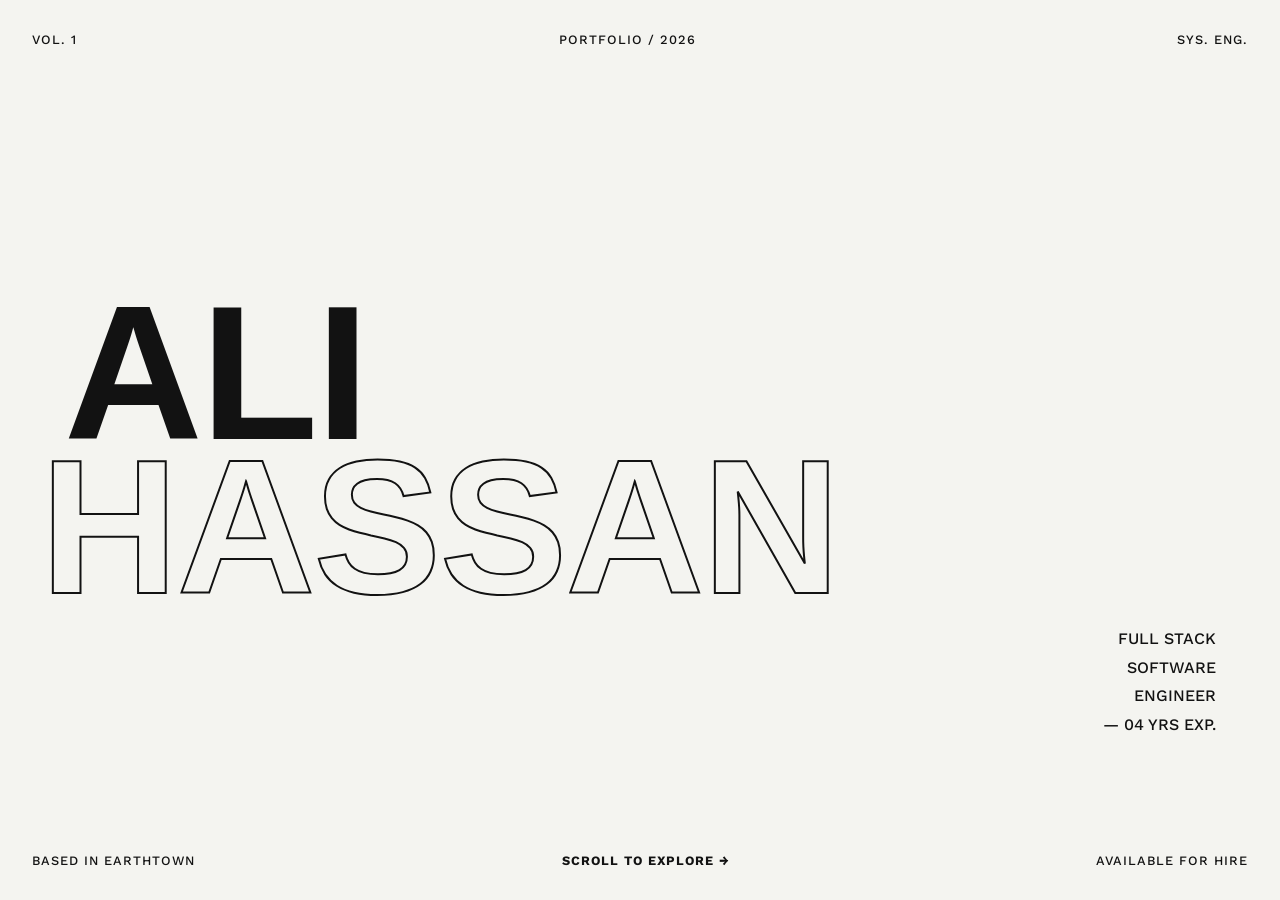
<file: index.html>
<!doctype html>
<html lang="en">

<head>
  <meta charset="UTF-8" />
  <meta name="viewport" content="width=device-width, initial-scale=1.0" />
  <title>ALI - VOLUME 1</title>
  <!-- Helvetica Neue / System UI Alternative -->
  <style>
    @import url("https://fonts.googleapis.com/css2?family=Syncopate:wght@400;700&family=Work+Sans:wght@300;400;500;600&display=swap");
  </style>
  <link rel="stylesheet" href="style.css" />
</head>

<body>
  <!-- Fixed Frame overlay like a magazine cover -->
  <div class="frame">
    <div class="frame-top">
      <span>VOL. 1</span>
      <span>PORTFOLIO / 2026</span>
      <span>SYS. ENG.</span>
    </div>
    <div class="frame-bottom">
      <span>BASED IN EARTHTOWN</span>
      <span class="scroll-prompt">SCROLL TO EXPLORE &rarr;</span>
      <span>AVAILABLE FOR HIRE</span>
    </div>
  </div>

  <!-- Horizontal Scroll Container -->
  <div class="h-scroll-container" id="scroll-container">
    <!-- Section 1: Title -->
    <section class="panel title-panel">
      <h1 class="massive-text">
        ALI<br /><span class="outline">HASSAN</span>
      </h1>
      <div class="meta-data">
        <p>FULL STACK</p>
        <p>SOFTWARE</p>
        <p>ENGINEER</p>
        <p>— 04 YRS EXP.</p>
      </div>
    </section>

    <!-- Section 2: Manifesto / About -->
    <section class="panel about-panel">
      <div class="text-block">
        <h2>THE<br />APPROACH</h2>
      </div>
      <div class="text-block detail">
        <p>
          I ENGINEER SYSTEMS THAT ARE AS ELEGANT UNDER THE HOOD AS THEY ARE ON
          THE SCREEN. I BELIEVE IN CLEAN ARCHITECTURE, PIXEL-PERFECT
          EXECUTION, AND CONSTANT ITERATION.
        </p>
        <br />
        <p class="small-text">
          Languages: TypeScript, Go, SQL, Python, C, Bash, HTML, CSS,
          .<br />
          Frameworks: React, Next.js, Nest.js, Express, Flask, React
          Native.<br />
          Databases: PostgreSQL, MySQL, SQLite, MongoDB.
        </p>
      </div>
    </section>
  </div>

  <!-- Vertical Scroll Sections (after horizontal scroll ends) -->
  <div class="v-scroll-container" id="vertical-sections">
    <!-- Section 3: Project 1 -->
    <section class="v-panel project-panel dark">
      <div class="project-num">01/</div>
      <div class="project-content">
        <h2 class="huge-text">IoT<br />Real-Time<br />Location System</h2>
        <div class="project-details">
          <p><strong>STACK:</strong> React, NESTJS, POSTGRESQL</p>
          <p>
            <strong>SCOPE:</strong> FULLSTACK DEVELOPMENT, IoT, SYSTEM DESIGN
          </p>
          <a href="./iot/index.html" target="_blank" class="view-link">VIEW CASE STUDY</a>
        </div>
      </div>
    </section>

    <!-- Section 4: Project 2 -->
    <section class="v-panel project-panel light">
      <div class="project-num">02/</div>
      <div class="project-content">
        <h2 class="huge-text">Integration<br />Protocol</h2>
        <div class="project-details">
          <p><strong>STACK:</strong> EXPRESS, POSTGRESQL, REDIS</p>
          <p><strong>SCOPE:</strong> BACKEND ARCHITECTURE, SYSTEM DESIGN</p>
          <a href="./micro-systems/index.html" target="_blank" class="view-link">VIEW SOURCE</a>
        </div>
      </div>
    </section>
    <div class="bottom-scroll" id="bottom-scroll">
      <!-- Section 5: Project 3 -->
      <section class="v-panel project-panel dark">
        <div class="project-num">03/</div>
        <div class="project-content">
          <h2 class="huge-text">OTHER<br />PROJECTS</h2>
          <div class="project-details">
            <p><strong>STACK:</strong> REACT, TAILWINDCSS, NESTJS, POSTGRESQL,...</p>
            <p><strong>SCOPE:</strong> FULLSTACK, SAAS, SYSTEM DESIGN</p>
            <div style="display: flex; gap: 1rem; flex-wrap: wrap; margin-top: 0.5rem;">
              <a href="https://erp-one-lilac.vercel.app/" target="_blank" class="view-link" style="margin-top: 0;">ERP
                PROJECT</a>
              <a href="https://pos-cyan-six.vercel.app/" target="_blank" class="view-link" style="margin-top: 0;">POS
                PROJECT</a>
              <a href="https://markdown-generator-six.vercel.app/" target="_blank" class="view-link"
                style="margin-top: 0;">MARKDOWN
                GENERATOR</a>
            </div>
          </div>
        </div>
      </section>
      <!-- Section 6: Contact -->
      <section class="panel contact-panel dark">
        <h2 class="massive-text">CONNECT!</h2>
        <div class="contact-links">
          <a href="mailto:ali012wkout@gmail.com" class="c-link">EMAIL</a>
          <a href="https://github.com/A1iHassan" class="c-link" target="_blank" rel="noopener noreferrer">GITHUB</a>
          <a href="https://www.linkedin.com/in/ali-haj-ali-165110212/" class="c-link" target="_blank"
            rel="noopener noreferrer">LINKEDIN</a>
        </div>
      </section>
    </div>
  </div>

  <!-- Progress Bar -->
  <div class="progress-bar" id="progress-bar"></div>

  <script src="script.js"></script>
</body>

</html>
</file>
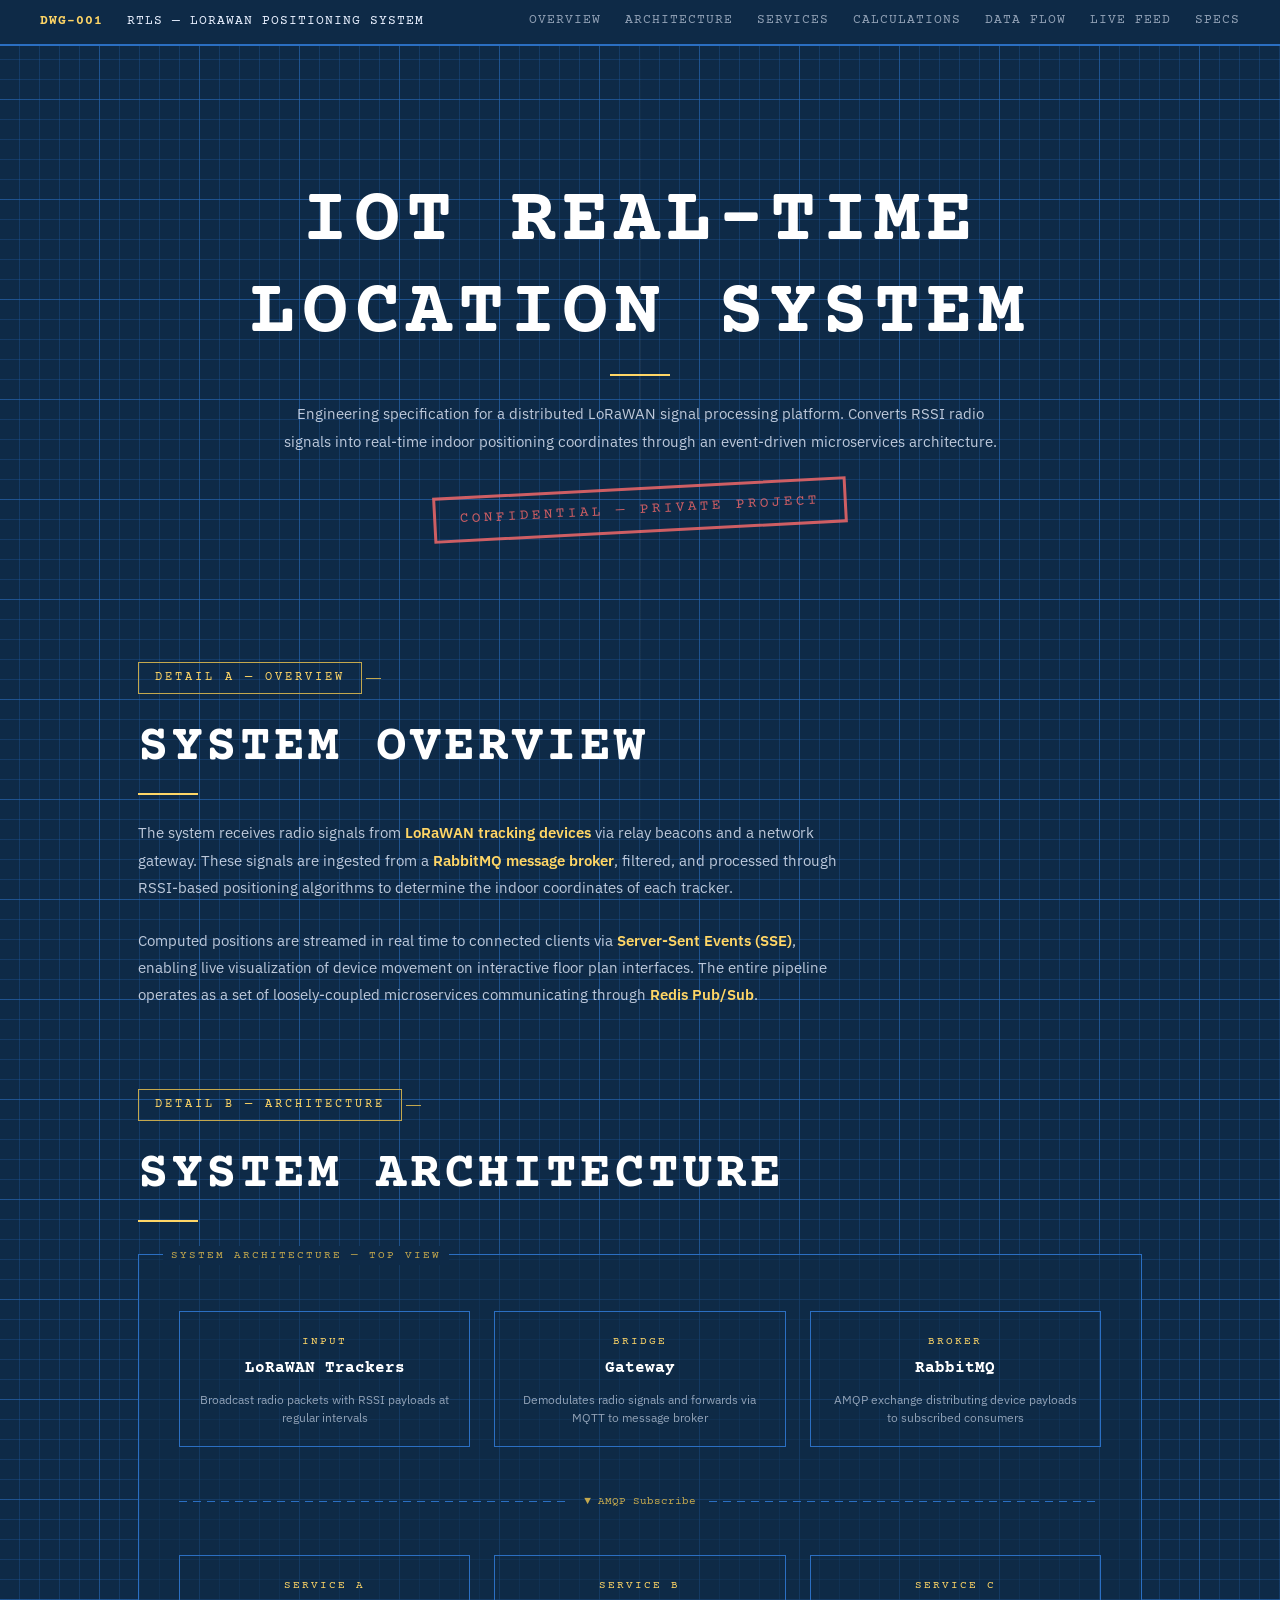
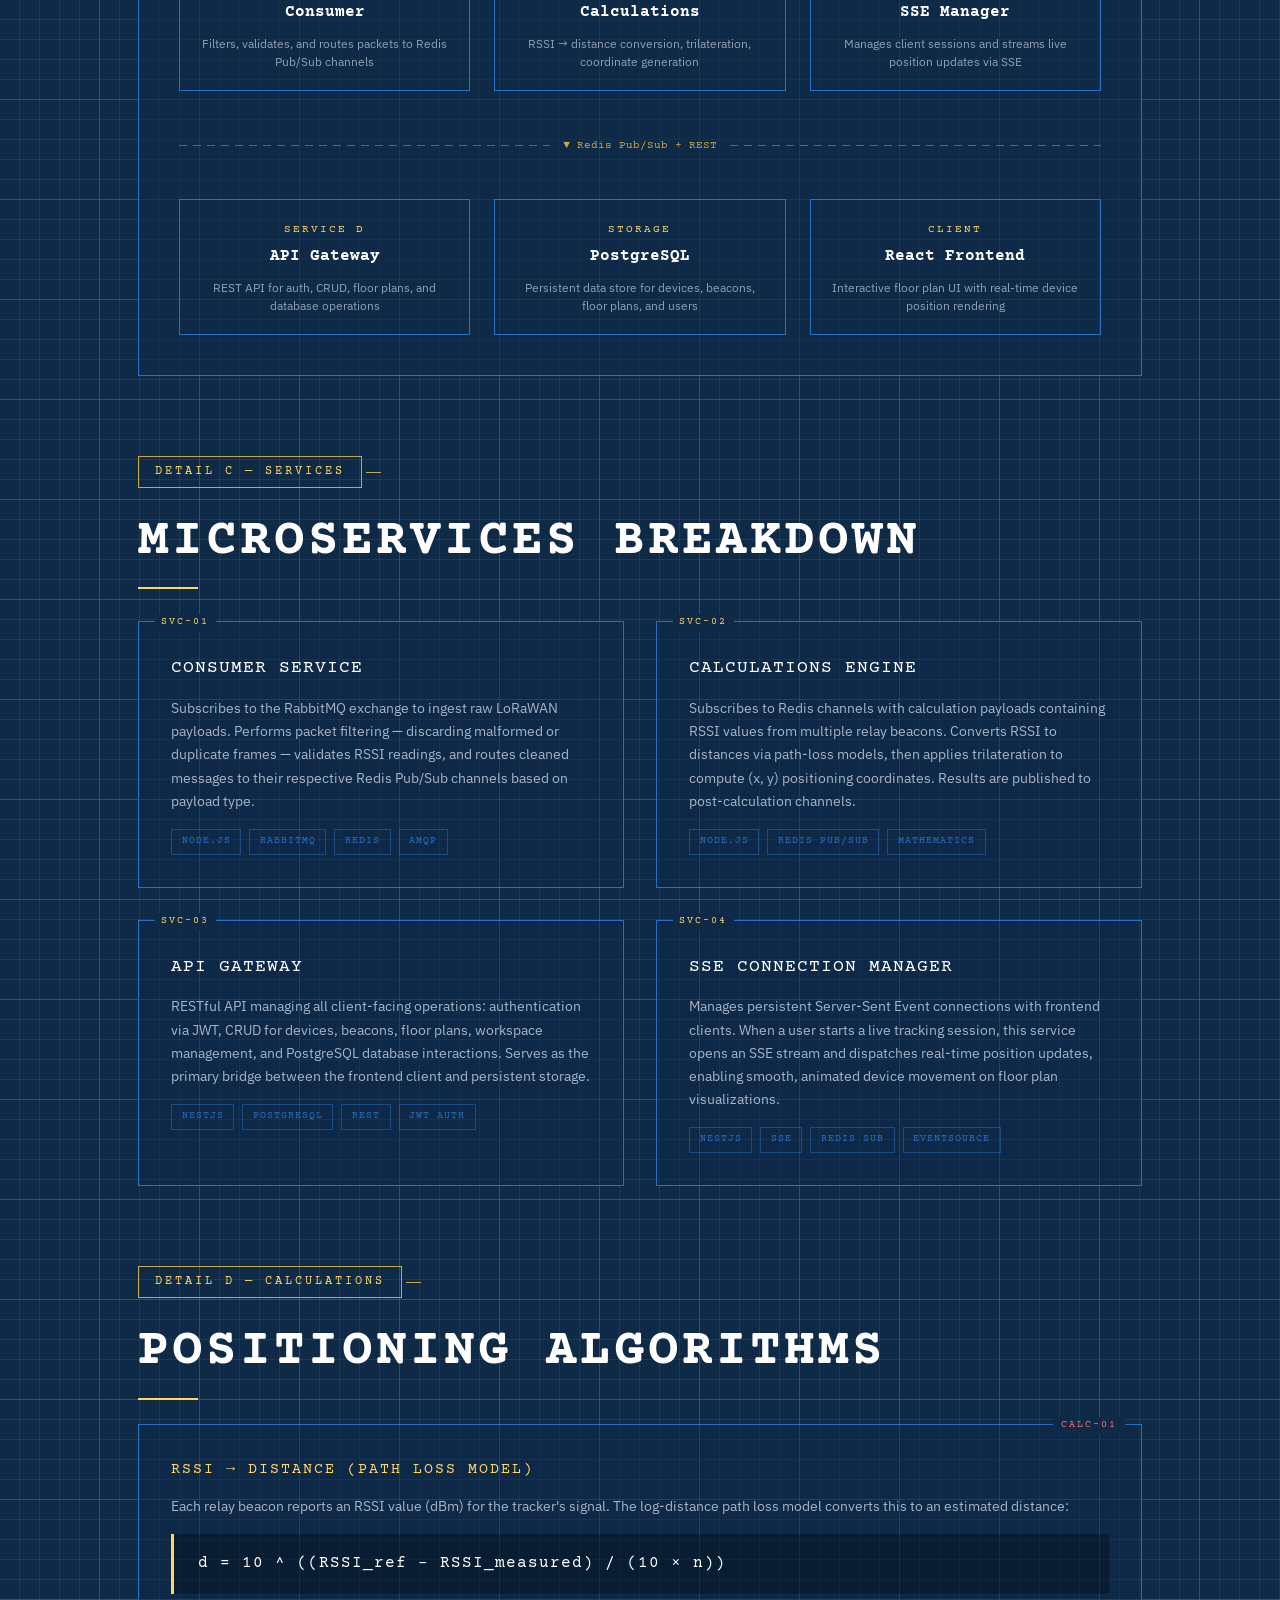
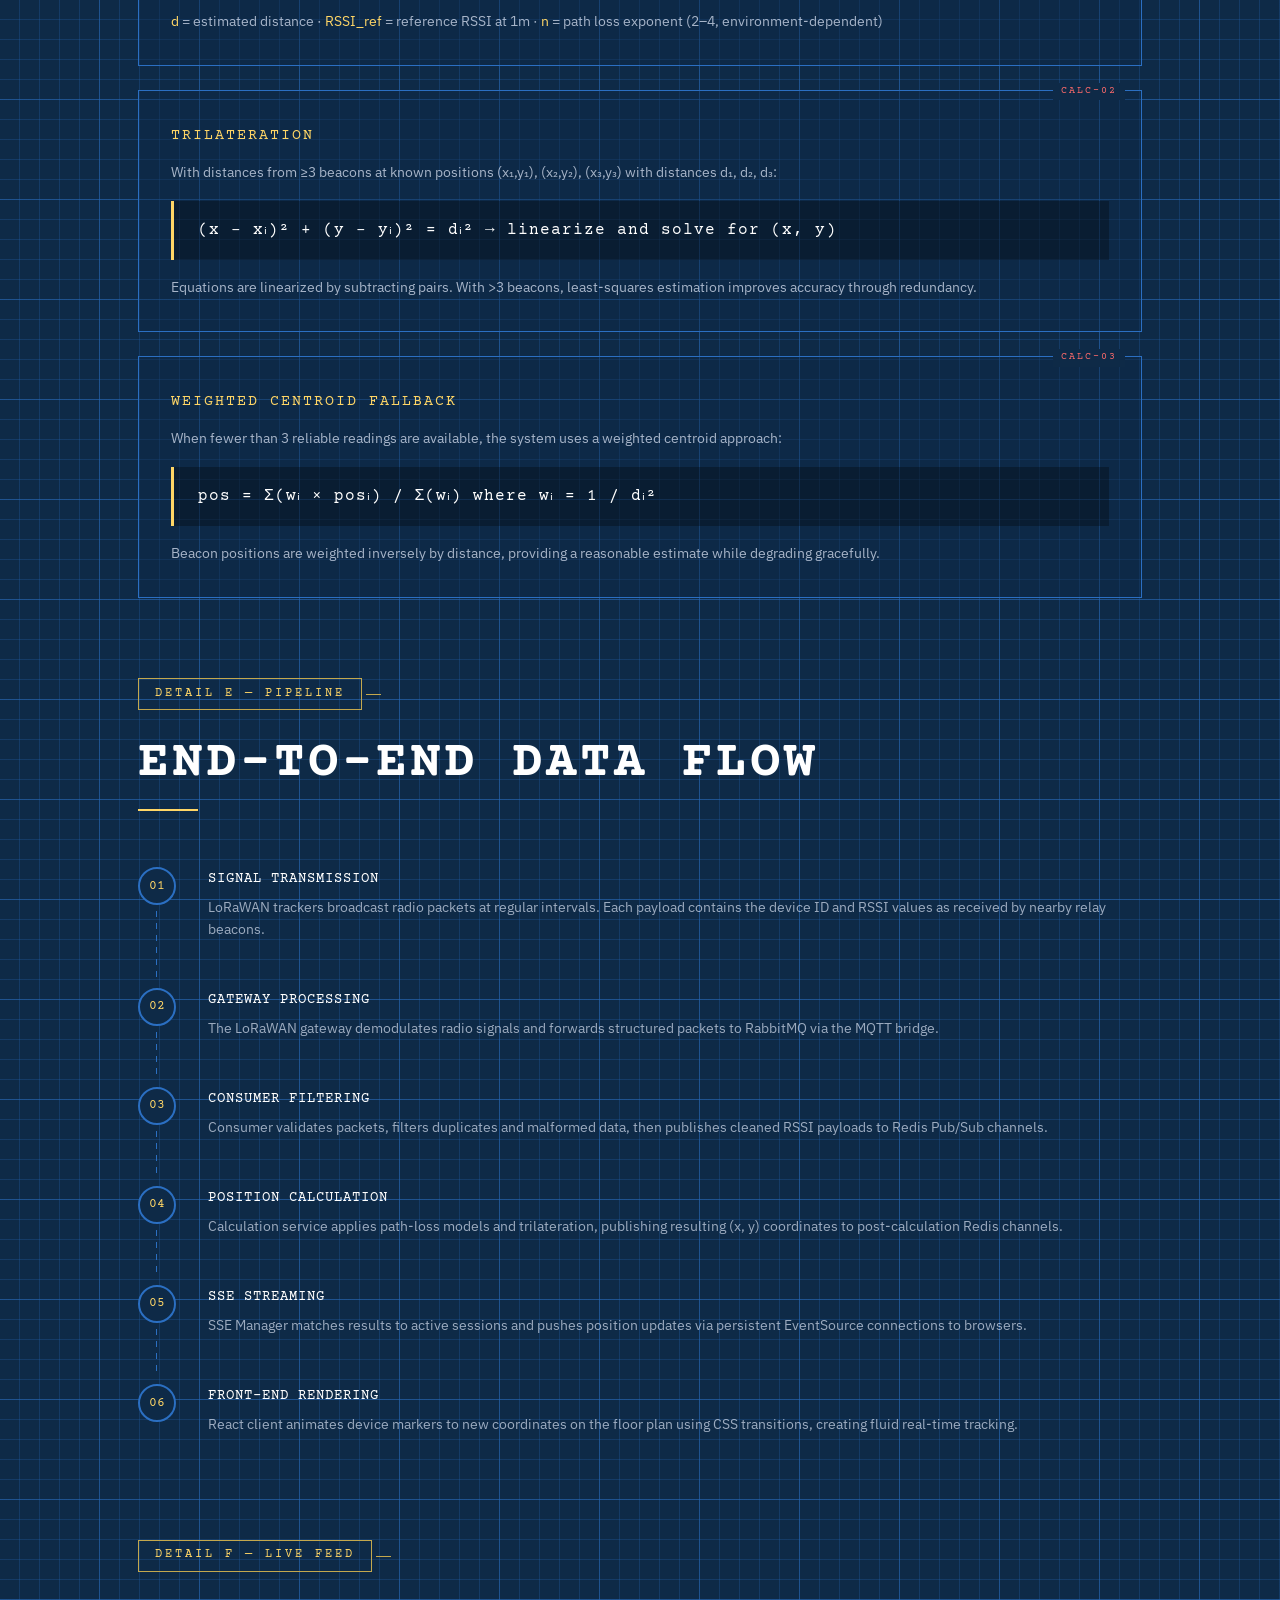
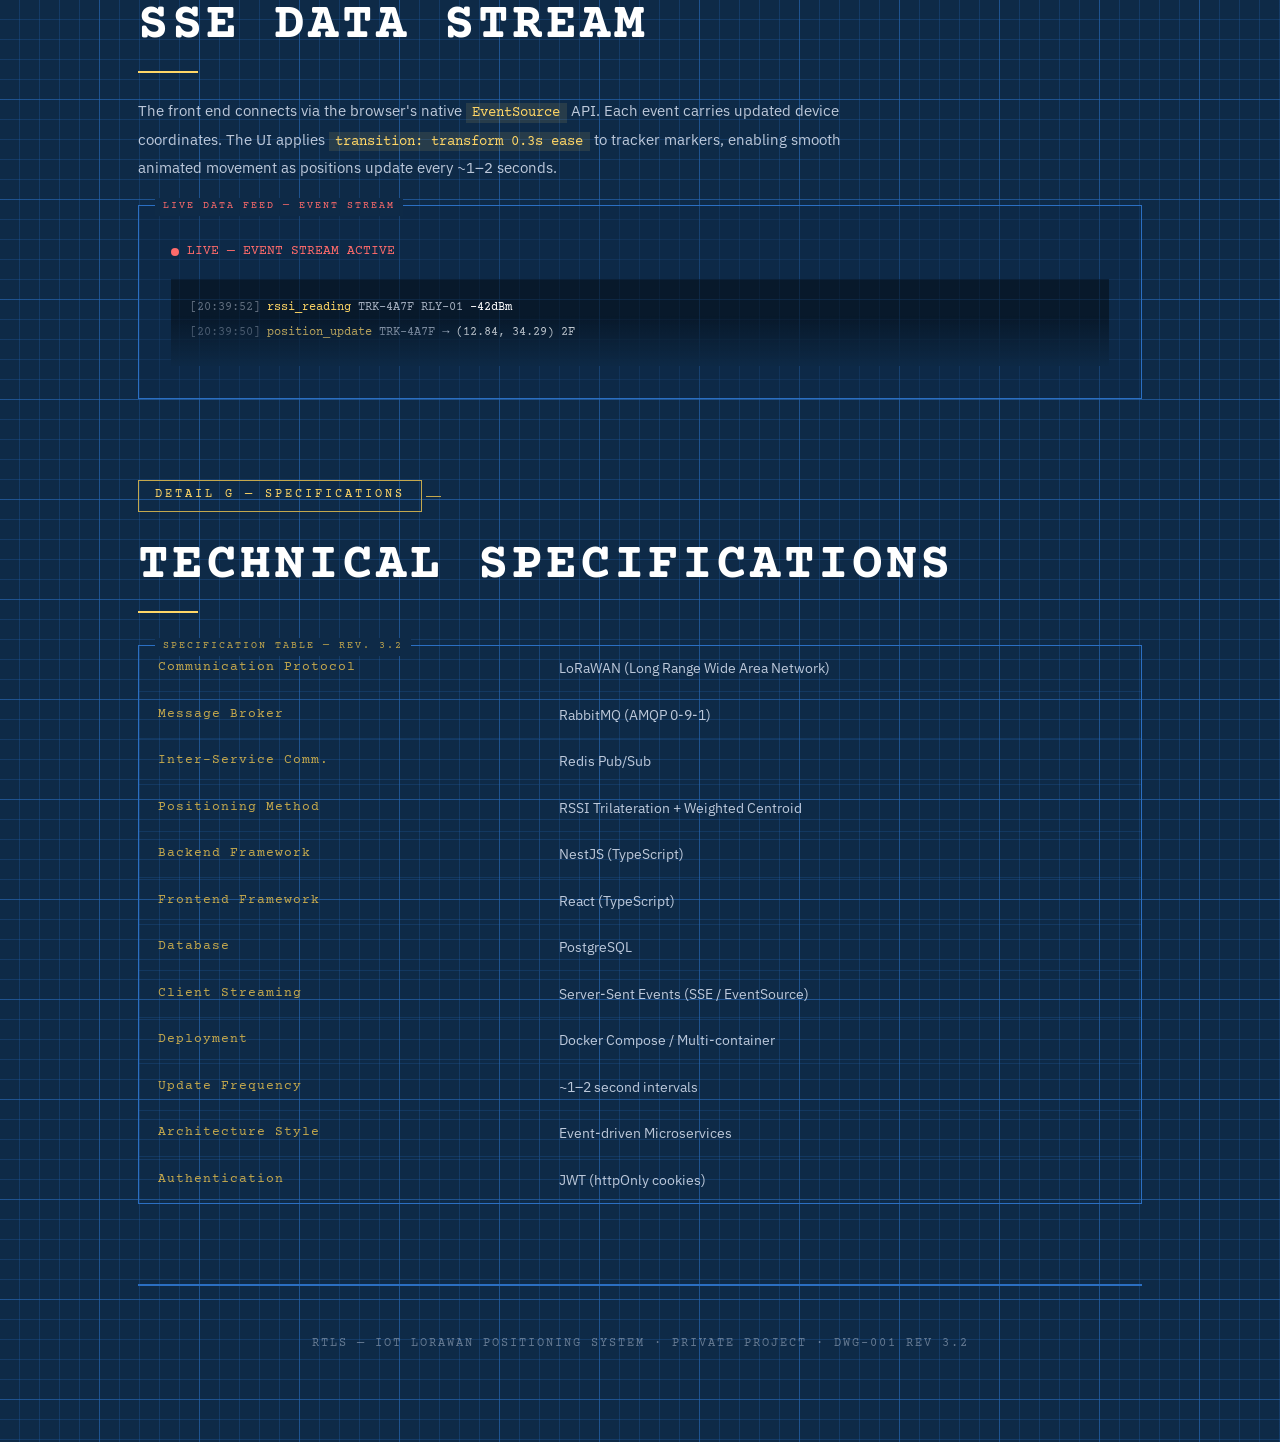
<file: iot/index.html>
<!doctype html>
<html lang="en">
  <head>
    <meta charset="UTF-8" />
    <meta name="viewport" content="width=device-width, initial-scale=1.0" />
    <title>RTLS Blueprint — IoT LoRaWAN Positioning System</title>
    <meta
      name="description"
      content="Engineering blueprint specification for IoT LoRaWAN Real-Time Positioning System"
    />
    <link rel="stylesheet" href="design2.css" />
  </head>
  <body>
    <!-- Blueprint Header Bar -->
    <header class="blueprint-header">
      <div class="title-block">
        <span class="doc-id">DWG-001</span>
        <span class="doc-title">RTLS — LoRaWAN Positioning System</span>
      </div>
      <nav class="nav-links">
        <a href="#overview">Overview</a>
        <a href="#architecture">Architecture</a>
        <a href="#services">Services</a>
        <a href="#calculations">Calculations</a>
        <a href="#dataflow">Data Flow</a>
        <a href="#live">Live Feed</a>
        <a href="#specs">Specs</a>
      </nav>
    </header>

    <main class="blueprint-main">
      <!-- ======== HERO ======== -->
      <section class="bp-section visible hero-section" id="hero">
        <h1 class="bp-title">IoT Real-Time<br />Location System</h1>
        <p class="bp-text">
          Engineering specification for a distributed LoRaWAN signal processing
          platform. Converts RSSI radio signals into real-time indoor
          positioning coordinates through an event-driven microservices
          architecture.
        </p>
        <div class="hero-stamp">CONFIDENTIAL — PRIVATE PROJECT</div>
      </section>

      <!-- ======== OVERVIEW ======== -->
      <section class="bp-section" id="overview">
        <div class="detail-label">Detail A — Overview</div>
        <h2 class="bp-title">System Overview</h2>
        <p class="bp-text">
          The system receives radio signals from
          <strong>LoRaWAN tracking devices</strong> via relay beacons and a
          network gateway. These signals are ingested from a
          <strong>RabbitMQ message broker</strong>, filtered, and processed
          through RSSI-based positioning algorithms to determine the indoor
          coordinates of each tracker.
        </p>
        <br />
        <p class="bp-text">
          Computed positions are streamed in real time to connected clients via
          <strong>Server-Sent Events (SSE)</strong>, enabling live visualization
          of device movement on interactive floor plan interfaces. The entire
          pipeline operates as a set of loosely-coupled microservices
          communicating through <strong>Redis Pub/Sub</strong>.
        </p>
      </section>

      <!-- ======== ARCHITECTURE ======== -->
      <section class="bp-section" id="architecture">
        <div class="detail-label">Detail B — Architecture</div>
        <h2 class="bp-title">System Architecture</h2>

        <div class="arch-diagram-container">
          <div class="arch-nodes">
            <!-- Row 1: Input -->
            <div class="arch-node">
              <div class="node-label">Input</div>
              <div class="node-name">LoRaWAN Trackers</div>
              <div class="node-desc">
                Broadcast radio packets with RSSI payloads at regular intervals
              </div>
            </div>
            <div class="arch-node">
              <div class="node-label">Bridge</div>
              <div class="node-name">Gateway</div>
              <div class="node-desc">
                Demodulates radio signals and forwards via MQTT to message
                broker
              </div>
            </div>
            <div class="arch-node">
              <div class="node-label">Broker</div>
              <div class="node-name">RabbitMQ</div>
              <div class="node-desc">
                AMQP exchange distributing device payloads to subscribed
                consumers
              </div>
            </div>

            <!-- Connector -->
            <div class="arch-connector">
              <span class="line"></span>
              <span>▼ AMQP Subscribe</span>
              <span class="line"></span>
            </div>

            <!-- Row 2: Processing -->
            <div class="arch-node">
              <div class="node-label">Service A</div>
              <div class="node-name">Consumer</div>
              <div class="node-desc">
                Filters, validates, and routes packets to Redis Pub/Sub channels
              </div>
            </div>
            <div class="arch-node">
              <div class="node-label">Service B</div>
              <div class="node-name">Calculations</div>
              <div class="node-desc">
                RSSI → distance conversion, trilateration, coordinate generation
              </div>
            </div>
            <div class="arch-node">
              <div class="node-label">Service C</div>
              <div class="node-name">SSE Manager</div>
              <div class="node-desc">
                Manages client sessions and streams live position updates via
                SSE
              </div>
            </div>

            <!-- Connector -->
            <div class="arch-connector">
              <span class="line"></span>
              <span>▼ Redis Pub/Sub + REST</span>
              <span class="line"></span>
            </div>

            <!-- Row 3: Output -->
            <div class="arch-node">
              <div class="node-label">Service D</div>
              <div class="node-name">API Gateway</div>
              <div class="node-desc">
                REST API for auth, CRUD, floor plans, and database operations
              </div>
            </div>
            <div class="arch-node">
              <div class="node-label">Storage</div>
              <div class="node-name">PostgreSQL</div>
              <div class="node-desc">
                Persistent data store for devices, beacons, floor plans, and
                users
              </div>
            </div>
            <div class="arch-node">
              <div class="node-label">Client</div>
              <div class="node-name">React Frontend</div>
              <div class="node-desc">
                Interactive floor plan UI with real-time device position
                rendering
              </div>
            </div>
          </div>
        </div>
      </section>

      <!-- ======== SERVICES ======== -->
      <section class="bp-section" id="services">
        <div class="detail-label">Detail C — Services</div>
        <h2 class="bp-title">Microservices Breakdown</h2>

        <div class="service-details">
          <div class="service-detail-card">
            <span class="card-ref">SVC-01</span>
            <div class="card-title">Consumer Service</div>
            <p class="card-text">
              Subscribes to the RabbitMQ exchange to ingest raw LoRaWAN
              payloads. Performs packet filtering — discarding malformed or
              duplicate frames — validates RSSI readings, and routes cleaned
              messages to their respective Redis Pub/Sub channels based on
              payload type.
            </p>
            <div class="card-specs">
              <span class="card-spec-tag">Node.js</span>
              <span class="card-spec-tag">RabbitMQ</span>
              <span class="card-spec-tag">Redis</span>
              <span class="card-spec-tag">AMQP</span>
            </div>
          </div>

          <div class="service-detail-card">
            <span class="card-ref">SVC-02</span>
            <div class="card-title">Calculations Engine</div>
            <p class="card-text">
              Subscribes to Redis channels with calculation payloads containing
              RSSI values from multiple relay beacons. Converts RSSI to
              distances via path-loss models, then applies trilateration to
              compute (x, y) positioning coordinates. Results are published to
              post-calculation channels.
            </p>
            <div class="card-specs">
              <span class="card-spec-tag">Node.js</span>
              <span class="card-spec-tag">Redis Pub/Sub</span>
              <span class="card-spec-tag">Mathematics</span>
            </div>
          </div>

          <div class="service-detail-card">
            <span class="card-ref">SVC-03</span>
            <div class="card-title">API Gateway</div>
            <p class="card-text">
              RESTful API managing all client-facing operations: authentication
              via JWT, CRUD for devices, beacons, floor plans, workspace
              management, and PostgreSQL database interactions. Serves as the
              primary bridge between the frontend client and persistent storage.
            </p>
            <div class="card-specs">
              <span class="card-spec-tag">NestJS</span>
              <span class="card-spec-tag">PostgreSQL</span>
              <span class="card-spec-tag">REST</span>
              <span class="card-spec-tag">JWT Auth</span>
            </div>
          </div>

          <div class="service-detail-card">
            <span class="card-ref">SVC-04</span>
            <div class="card-title">SSE Connection Manager</div>
            <p class="card-text">
              Manages persistent Server-Sent Event connections with frontend
              clients. When a user starts a live tracking session, this service
              opens an SSE stream and dispatches real-time position updates,
              enabling smooth, animated device movement on floor plan
              visualizations.
            </p>
            <div class="card-specs">
              <span class="card-spec-tag">NestJS</span>
              <span class="card-spec-tag">SSE</span>
              <span class="card-spec-tag">Redis Sub</span>
              <span class="card-spec-tag">EventSource</span>
            </div>
          </div>
        </div>
      </section>

      <!-- ======== CALCULATIONS ======== -->
      <section class="bp-section" id="calculations">
        <div class="detail-label">Detail D — Calculations</div>
        <h2 class="bp-title">Positioning Algorithms</h2>

        <div class="calc-card" data-ref="CALC-01">
          <div class="calc-title">RSSI → Distance (Path Loss Model)</div>
          <p class="calc-text">
            Each relay beacon reports an RSSI value (dBm) for the tracker's
            signal. The log-distance path loss model converts this to an
            estimated distance:
          </p>
          <div class="formula-box">
            d = 10 ^ ((RSSI_ref − RSSI_measured) / (10 × n))
          </div>
          <p class="calc-text">
            <em>d</em> = estimated distance · <em>RSSI_ref</em> = reference RSSI
            at 1m · <em>n</em> = path loss exponent (2–4, environment-dependent)
          </p>
        </div>

        <div class="calc-card" data-ref="CALC-02">
          <div class="calc-title">Trilateration</div>
          <p class="calc-text">
            With distances from ≥3 beacons at known positions (x₁,y₁), (x₂,y₂),
            (x₃,y₃) with distances d₁, d₂, d₃:
          </p>
          <div class="formula-box">
            (x − xᵢ)² + (y − yᵢ)² = dᵢ² → linearize and solve for (x, y)
          </div>
          <p class="calc-text">
            Equations are linearized by subtracting pairs. With >3 beacons,
            least-squares estimation improves accuracy through redundancy.
          </p>
        </div>

        <div class="calc-card" data-ref="CALC-03">
          <div class="calc-title">Weighted Centroid Fallback</div>
          <p class="calc-text">
            When fewer than 3 reliable readings are available, the system uses a
            weighted centroid approach:
          </p>
          <div class="formula-box">
            pos = Σ(wᵢ × posᵢ) / Σ(wᵢ) where wᵢ = 1 / dᵢ²
          </div>
          <p class="calc-text">
            Beacon positions are weighted inversely by distance, providing a
            reasonable estimate while degrading gracefully.
          </p>
        </div>
      </section>

      <!-- ======== DATA FLOW ======== -->
      <section class="bp-section" id="dataflow">
        <div class="detail-label">Detail E — Pipeline</div>
        <h2 class="bp-title">End-to-End Data Flow</h2>

        <div class="pipeline">
          <div class="pipeline-step">
            <div class="pipeline-num">01</div>
            <div class="pipeline-content">
              <div class="step-title">Signal Transmission</div>
              <div class="step-desc">
                LoRaWAN trackers broadcast radio packets at regular intervals.
                Each payload contains the device ID and RSSI values as received
                by nearby relay beacons.
              </div>
            </div>
          </div>
          <div class="pipeline-step">
            <div class="pipeline-num">02</div>
            <div class="pipeline-content">
              <div class="step-title">Gateway Processing</div>
              <div class="step-desc">
                The LoRaWAN gateway demodulates radio signals and forwards
                structured packets to RabbitMQ via the MQTT bridge.
              </div>
            </div>
          </div>
          <div class="pipeline-step">
            <div class="pipeline-num">03</div>
            <div class="pipeline-content">
              <div class="step-title">Consumer Filtering</div>
              <div class="step-desc">
                Consumer validates packets, filters duplicates and malformed
                data, then publishes cleaned RSSI payloads to Redis Pub/Sub
                channels.
              </div>
            </div>
          </div>
          <div class="pipeline-step">
            <div class="pipeline-num">04</div>
            <div class="pipeline-content">
              <div class="step-title">Position Calculation</div>
              <div class="step-desc">
                Calculation service applies path-loss models and trilateration,
                publishing resulting (x, y) coordinates to post-calculation
                Redis channels.
              </div>
            </div>
          </div>
          <div class="pipeline-step">
            <div class="pipeline-num">05</div>
            <div class="pipeline-content">
              <div class="step-title">SSE Streaming</div>
              <div class="step-desc">
                SSE Manager matches results to active sessions and pushes
                position updates via persistent EventSource connections to
                browsers.
              </div>
            </div>
          </div>
          <div class="pipeline-step">
            <div class="pipeline-num">06</div>
            <div class="pipeline-content">
              <div class="step-title">Front-End Rendering</div>
              <div class="step-desc">
                React client animates device markers to new coordinates on the
                floor plan using CSS transitions, creating fluid real-time
                tracking.
              </div>
            </div>
          </div>
        </div>
      </section>

      <!-- ======== LIVE FEED ======== -->
      <section class="bp-section" id="live">
        <div class="detail-label">Detail F — Live Feed</div>
        <h2 class="bp-title">SSE Data Stream</h2>
        <p class="bp-text" style="margin-bottom: 1.5rem">
          The front end connects via the browser's native
          <code>EventSource</code> API. Each event carries updated device
          coordinates. The UI applies
          <code>transition: transform 0.3s ease</code> to tracker markers,
          enabling smooth animated movement as positions update every ~1–2
          seconds.
        </p>

        <div class="sse-visualization">
          <div class="sse-live-badge">
            <span class="dot"></span>
            LIVE — EVENT STREAM ACTIVE
          </div>
          <div class="sse-log" id="sse-log">
            <!-- JS populates -->
          </div>
        </div>
      </section>

      <!-- ======== SPECS ======== -->
      <section class="bp-section" id="specs">
        <div class="detail-label">Detail G — Specifications</div>
        <h2 class="bp-title">Technical Specifications</h2>

        <div class="specs-grid">
          <div class="specs-row">
            <div class="specs-key">Communication Protocol</div>
            <div class="specs-val">LoRaWAN (Long Range Wide Area Network)</div>
          </div>
          <div class="specs-row">
            <div class="specs-key">Message Broker</div>
            <div class="specs-val">RabbitMQ (AMQP 0-9-1)</div>
          </div>
          <div class="specs-row">
            <div class="specs-key">Inter-Service Comm.</div>
            <div class="specs-val">Redis Pub/Sub</div>
          </div>
          <div class="specs-row">
            <div class="specs-key">Positioning Method</div>
            <div class="specs-val">RSSI Trilateration + Weighted Centroid</div>
          </div>
          <div class="specs-row">
            <div class="specs-key">Backend Framework</div>
            <div class="specs-val">NestJS (TypeScript)</div>
          </div>
          <div class="specs-row">
            <div class="specs-key">Frontend Framework</div>
            <div class="specs-val">React (TypeScript)</div>
          </div>
          <div class="specs-row">
            <div class="specs-key">Database</div>
            <div class="specs-val">PostgreSQL</div>
          </div>
          <div class="specs-row">
            <div class="specs-key">Client Streaming</div>
            <div class="specs-val">Server-Sent Events (SSE / EventSource)</div>
          </div>
          <div class="specs-row">
            <div class="specs-key">Deployment</div>
            <div class="specs-val">Docker Compose / Multi-container</div>
          </div>
          <div class="specs-row">
            <div class="specs-key">Update Frequency</div>
            <div class="specs-val">~1–2 second intervals</div>
          </div>
          <div class="specs-row">
            <div class="specs-key">Architecture Style</div>
            <div class="specs-val">Event-driven Microservices</div>
          </div>
          <div class="specs-row">
            <div class="specs-key">Authentication</div>
            <div class="specs-val">JWT (httpOnly cookies)</div>
          </div>
        </div>
      </section>

      <footer class="blueprint-footer">
        RTLS — IoT LoRaWAN Positioning System · Private Project · DWG-001 REV
        3.2
      </footer>
    </main>

    <script src="design2.js"></script>
  </body>
</html>
</file>
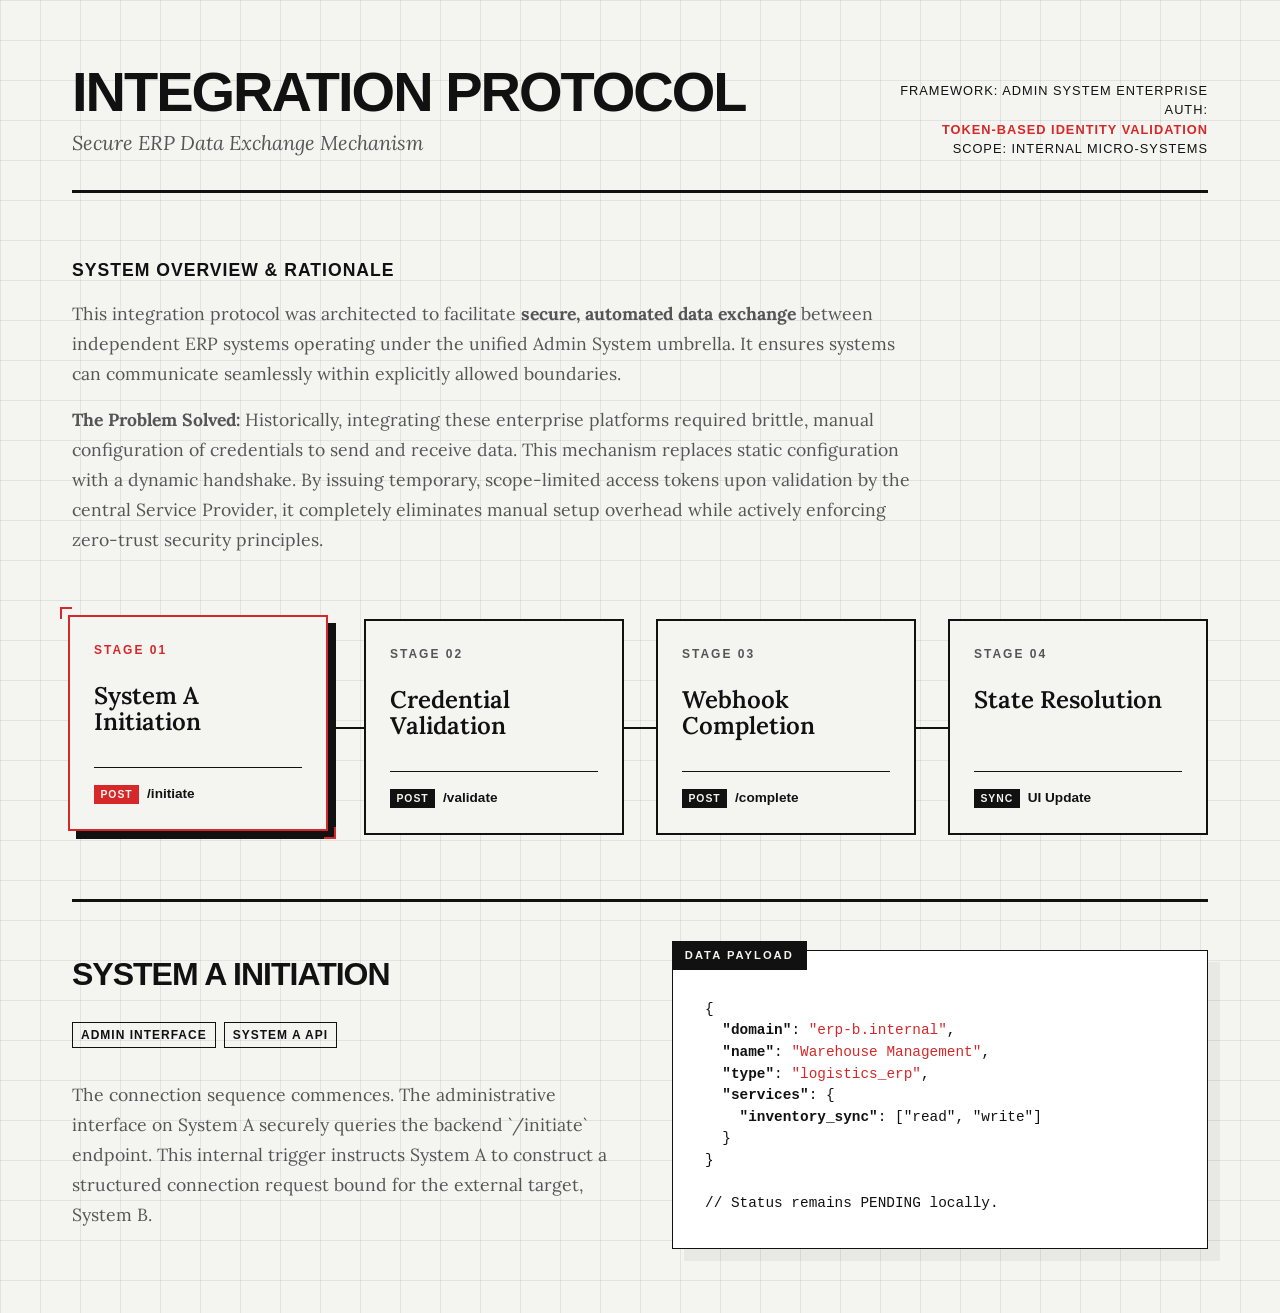
<file: micro-systems/index.html>
<!doctype html>
<html lang="en">
  <head>
    <meta charset="UTF-8" />
    <meta name="viewport" content="width=device-width, initial-scale=1.0" />
    <title>Enterprise Integration Architecture</title>
    <meta
      name="description"
      content="Swiss Minimalist flowchart of the ERP Connection Mechanism"
    />
    <link rel="stylesheet" href="design3.css" />
  </head>
  <body>
    <main class="container">
      <!-- Header -->
      <header class="swiss-header">
        <div class="title-block">
          <h1>Integration Protocol</h1>
          <div class="subtitle">Secure ERP Data Exchange Mechanism</div>
        </div>
        <div class="meta-info">
          <span>Framework: Admin System Enterprise</span>
          <span
            >Auth:
            <span class="red">Token-Based Identity Validation</span></span
          >
          <span>Scope: Internal Micro-Systems</span>
        </div>
      </header>

      <!-- Introduction Panel -->
      <section
        class="intro-block"
        style="margin-bottom: 4rem; max-width: 850px"
      >
        <h3
          style="
            font-size: 1.1rem;
            font-weight: 700;
            margin-bottom: 1rem;
            text-transform: uppercase;
            letter-spacing: 1px;
          "
        >
          System Overview & Rationale
        </h3>
        <p
          style="
            font-family: var(--font-serif);
            font-size: 1.1rem;
            color: var(--ink-light);
            line-height: 1.7;
            margin-bottom: 1rem;
          "
        >
          This integration protocol was architected to facilitate
          <strong>secure, automated data exchange</strong> between independent
          ERP systems operating under the unified Admin System umbrella. It
          ensures systems can communicate seamlessly within explicitly allowed
          boundaries.
        </p>
        <p
          style="
            font-family: var(--font-serif);
            font-size: 1.1rem;
            color: var(--ink-light);
            line-height: 1.7;
          "
        >
          <strong>The Problem Solved:</strong> Historically, integrating these
          enterprise platforms required brittle, manual configuration of
          credentials to send and receive data. This mechanism replaces static
          configuration with a dynamic handshake. By issuing temporary,
          scope-limited access tokens upon validation by the central Service
          Provider, it completely eliminates manual setup overhead while
          actively enforcing zero-trust security principles.
        </p>
      </section>

      <!-- Flowchart Visual -->
      <section class="flowchart-wrapper">
        <div class="flow-line"></div>

        <div class="flow-nodes">
          <!-- Node 1 -->
          <div class="flow-node active" data-step="1">
            <div class="node-step">Stage 01</div>
            <h2 class="node-title">System A Initiation</h2>
            <div class="node-endpoint">
              <span class="method">POST</span> /initiate
            </div>
          </div>

          <!-- Node 2 -->
          <div class="flow-node" data-step="2">
            <div class="node-step">Stage 02</div>
            <h2 class="node-title">Credential Validation</h2>
            <div class="node-endpoint">
              <span class="method">POST</span> /validate
            </div>
          </div>

          <!-- Node 3 -->
          <div class="flow-node" data-step="3">
            <div class="node-step">Stage 03</div>
            <h2 class="node-title">Webhook Completion</h2>
            <div class="node-endpoint">
              <span class="method">POST</span> /complete
            </div>
          </div>

          <!-- Node 4 -->
          <div class="flow-node" data-step="4">
            <div class="node-step">Stage 04</div>
            <h2 class="node-title">State Resolution</h2>
            <div class="node-endpoint">
              <span class="method">SYNC</span> UI Update
            </div>
          </div>
        </div>
      </section>

      <!-- Detail Panel -->
      <section class="detail-panel">
        <div class="detail-text">
          <h2 id="details-title">System A Initiation</h2>
          <div id="details-participants" style="margin-bottom: 1.5rem">
            <span class="participant">Admin Interface</span>
            <span class="participant">System A API</span>
          </div>
          <p id="details-desc">
            The connection sequence commences. The administrative interface on
            System A securely queries the backend `/initiate` endpoint. This
            internal trigger instructs System A to construct a structured
            connection request bound for the external target, System B.
          </p>
        </div>

        <div class="detail-payload">
          <div class="payload-label">Data Payload</div>
          <div class="payload-content" id="payload-box">
            <!-- Injected via JS -->
          </div>
        </div>
      </section>
    </main>

    <script src="design3.js"></script>
  </body>
</html>
</file>
<file: style.css>
/* =========================================
   Design 5: Swiss Editorial
   Theme: High Fashion, Minimalist, Horizontal
========================================= */

:root {
  --bg-light: #f4f4f0;
  --text-dark: #121212;
  --bg-dark: #121212;
  --text-light: #f4f4f0;

  --font-display: "Syncopate", sans-serif;
  --font-body: "Work Sans", sans-serif;
}

* {
  margin: 0;
  padding: 0;
  box-sizing: border-box;
}

/* Base Body */
body,
html {
  width: 100vw;
  background-color: var(--bg-light);
  color: var(--text-dark);
  font-family: var(--font-body);
  overflow-x: hidden;
  overflow-y: hidden; /* Locked during horizontal scroll, unlocked by JS */
}

/* Fixed Magazine Frame */
.frame {
  position: fixed;
  top: 0;
  left: 0;
  width: 100%;
  height: 100%;
  pointer-events: none;
  z-index: 100;
  display: flex;
  flex-direction: column;
  justify-content: space-between;
  padding: 2rem;
  font-size: 0.8rem;
  font-weight: 500;
  letter-spacing: 1px;
  text-transform: uppercase;
}

.frame-top,
.frame-bottom {
  display: flex;
  justify-content: space-between;
  width: 100%;
}

.scroll-prompt {
  font-weight: 700;
  animation: pulse 2s infinite;
}

@keyframes pulse {
  0%,
  100% {
    opacity: 1;
  }
  50% {
    opacity: 0.3;
  }
}

/* Horizontal Scroll Container */
.h-scroll-container {
  display: flex;
  width: max-content;
  height: 100vh;
  will-change: transform;
  /* CSS transition for smooth JS translation */
  transition: transform 0.6s cubic-bezier(0.19, 1, 0.22, 1);
}

/* Vertical Scroll Container (after horizontal section) */
.v-scroll-container {
  width: 100%;
  display: none; /* Hidden until horizontal scroll completes */
}

.v-scroll-container.active {
  display: block;
}

.v-panel {
  width: 100%;
  min-height: 100vh;
  padding: 8rem 4rem;
  display: flex;
}

/* Individual Panels */
.panel {
  width: 100vw;
  height: 100vh;
  padding: 8rem 4rem;
  display: flex;
  flex-shrink: 0;
}

/* Panel Variations */
.dark {
  background-color: var(--bg-dark);
  color: var(--text-light);
}

.light {
  background-color: var(--bg-light);
  color: var(--text-dark);
}

/* Typography */
.massive-text {
  font-family: var(--font-display);
  font-size: clamp(6rem, 15vw, 15rem);
  line-height: 0.8;
  text-transform: uppercase;
  font-weight: 700;
  letter-spacing: -2px;
}

.huge-text {
  font-family: var(--font-display);
  font-size: clamp(4rem, 10vw, 10rem);
  line-height: 0.85;
  text-transform: uppercase;
  font-weight: 700;
  letter-spacing: -1px;
}

.outline {
  display: inline-block; /* needed for margin to work reliably */
  transform: translateX(-1.5rem);
  color: transparent;
  -webkit-text-stroke: 2px var(--text-dark);
}

/* Title Panel Elements */
.title-panel {
  align-items: center;
  justify-content: space-between;
}

.meta-data {
  font-size: 1rem;
  font-weight: 500;
  line-height: 1.8;
  align-self: flex-end;
  margin-bottom: 2rem;
  text-align: right;
}

/* About Panel Elements */
.about-panel {
  width: 90vw;
  gap: 4rem;
  align-items: center;
}

.about-panel h2 {
  font-family: var(--font-display);
  font-size: 4rem;
  line-height: 1;
}

.about-panel .detail p {
  font-size: 1.5rem;
  line-height: 1.4;
  font-weight: 500;
  max-width: 600px;
}

.about-panel .detail .small-text {
  font-size: 0.9rem;
  color: #666;
}

/* Project Panels Specifics */
.project-panel {
  position: relative;
  align-items: center;
  justify-content: center;
}

.project-num {
  position: absolute;
  top: 6rem;
  left: 4rem;
  font-size: 2rem;
  font-family: var(--font-display);
}

.project-content {
  display: flex;
  gap: 4rem;
  align-items: center;
  width: 100%;
}

.project-details {
  display: flex;
  flex-direction: column;
  gap: 1rem;
  font-size: 0.9rem;
  letter-spacing: 1px;
  margin-top: 2rem;
}

.view-link {
  display: inline-block;
  margin-top: 1rem;
  padding: 1rem 2rem;
  border: 1px solid currentColor;
  color: inherit;
  text-decoration: none;
  font-weight: 600;
  text-transform: uppercase;
  text-align: center;
  transition: all 0.3s ease;
  width: max-content;
}

.view-link:hover {
  background-color: var(--text-dark);
  color: var(--bg-light);
}

.project-panel.dark .view-link:hover {
  background-color: var(--text-light);
  color: var(--bg-dark);
}

/* Contact Panel */
.contact-panel {
  flex-direction: column;
  justify-content: center;
  align-items: center;
}

.contact-links {
  display: flex;
  gap: 2rem;
  margin-top: 4rem;
}

.c-link {
  font-size: 2rem;
  font-family: var(--font-display);
  color: inherit;
  text-decoration: none;
  transition: transform 0.3s ease;
}

.c-link:hover {
  font-style: italic;
  transform: translateY(-5px);
}

/* Buffer */
.buffer {
  width: 10vw; /* Just a little padding at the end of the scroll container */
  background: var(--bg-light);
}

/* Progress Bar */
.progress-bar {
  position: fixed;
  bottom: 0;
  left: 0;
  height: 6px;
  background-color: var(--text-dark);
  width: 0%;
  z-index: 101;
  transition: width 0.1s linear;
}

/* Vertical section visible by default on mobile */

/* Responsive adjustments */
@media (max-width: 768px) {
  .outline {
    transform: translateX(-0.35rem);
  }

  /* Release vertical lock */
  body,
  html {
    height: auto;
    overflow-y: auto;
    overflow-x: hidden;
  }

  /* Reset horizontal container to vertical block */
  .h-scroll-container {
    display: block;
    width: 100%;
    height: auto;
    transform: none !important; /* Override JS inline transform */
    transition: none;
  }

  .v-scroll-container {
    display: block !important;
  }

  .h-scroll-bottom {
    position: static !important;
    display: block !important;
    transform: none !important;
    height: auto;
  }

  .bottom-scroll {
    display: block !important;
    width: 100% !important;
    height: auto !important;
    transform: none !important;
    position: static !important;
    overflow: visible !important;
  }

  .v-panel {
    width: 100%;
    height: auto;
    min-height: 100vh;
    padding: 6rem 1.5rem;
  }

  /* Adjust individual panels */
  .panel {
    width: 100%;
    height: auto;
    min-height: 100vh;
    padding: 6rem 1.5rem; /* Tighter padding for mobile */
  }

  .buffer {
    display: none; /* No buffer needed for vertical scroll */
  }

  /* Fixed Frame - allow it to scroll with document instead of sticking */
  .frame {
    position: absolute;
    height: 100vh;
    padding: 1rem;
    font-size: 0.6rem;
  }

  .frame-top,
  .frame-bottom {
    flex-wrap: wrap;
    gap: 0.5rem;
  }

  .scroll-prompt {
    display: none; /* Hide horizontal scroll prompt */
  }

  /* Typography resize */
  .massive-text {
    font-size: clamp(3.5rem, 15vw, 5rem);
    word-break: break-word; /* Prevent overflow on super small screens */
  }
  .huge-text {
    font-size: clamp(2rem, 10vw, 3rem);
  }

  .title-panel {
    flex-direction: column;
    justify-content: center;
    align-items: flex-start;
    gap: 1.5rem;
  }
  .meta-data {
    align-self: flex-start;
    text-align: left;
    margin-bottom: 0px;
  }

  .about-panel {
    flex-direction: column;
    justify-content: center;
    gap: 2rem;
    align-items: flex-start;
  }
  .about-panel h2 {
    font-size: 2.5rem;
  }
  .about-panel .detail p {
    font-size: 1.1rem; /* Slightly smaller for mobile readability */
  }

  .project-panel {
    padding-top: 6rem;
  }
  .project-content {
    flex-direction: column;
    gap: 1rem;
    text-align: left;
    align-items: flex-start;
  }
  .project-num {
    position: relative;
    top: 0;
    left: 0;
    margin-bottom: 0.5rem;
  }
  .view-link {
    align-self: flex-start;
    font-size: 0.8rem;
    padding: 0.8rem 1.5rem;
  }

  .contact-panel {
    align-items: flex-start;
  }
  .contact-links {
    flex-direction: column;
    align-items: flex-start;
    gap: 1.5rem;
    margin-top: 2rem;
  }
  .c-link {
    font-size: 1.5rem;
  }

  .progress-bar {
    display: none; /* Hide horizontal scrollbar on mobile */
  }
}

/* Bottom horizontal scroll section (Project 3 + Contact) */
.bottom-scroll {
  display: flex;
  flex-direction: row;
  width: max-content;
  height: 100vh;
  position: sticky;
  top: 0;
  will-change: transform;
  transition: transform 0.6s cubic-bezier(0.19, 1, 0.22, 1);
  overflow: visible;
}

.bottom-scroll .v-panel,
.bottom-scroll .panel {
  width: 100vw;
  height: 100vh;
  flex-shrink: 0;
}
</file>
<file: iot/design2.css>
/* =========================================
   Design 2: Blueprint / Technical Schematic
   White-on-blue engineering blueprint paper
========================================= */

@import url("https://fonts.googleapis.com/css2?family=Courier+Prime:ital,wght@0,400;0,700;1,400&family=IBM+Plex+Sans:wght@300;400;500;600;700&display=swap");

:root {
  --blue-deep: #0e2a47;
  --blue-mid: #153d6b;
  --blue-grid: #1b4f8a;
  --blue-light: #2b6fc2;
  --white: #e8f0ff;
  --white-bright: #ffffff;
  --yellow: #ffd666;
  --yellow-dim: #c4a84d;
  --red-mark: #ff6b6b;
  --grid-line: rgba(43, 111, 194, 0.25);
  --grid-line-major: rgba(43, 111, 194, 0.45);

  --font-display: "Courier Prime", monospace;
  --font-body: "IBM Plex Sans", sans-serif;
}

* {
  margin: 0;
  padding: 0;
  box-sizing: border-box;
}

html {
  scroll-behavior: smooth;
}

body {
  background-color: var(--blue-deep);
  color: var(--white);
  font-family: var(--font-body);
  font-size: 15px;
  line-height: 1.7;
  overflow-x: hidden;
  /* Blueprint grid background */
  background-image:
    linear-gradient(var(--grid-line) 1px, transparent 1px),
    linear-gradient(90deg, var(--grid-line) 1px, transparent 1px),
    linear-gradient(var(--grid-line-major) 1px, transparent 1px),
    linear-gradient(90deg, var(--grid-line-major) 1px, transparent 1px);
  background-size:
    20px 20px,
    20px 20px,
    100px 100px,
    100px 100px;
  background-position: -1px -1px;
}

::selection {
  background: var(--yellow);
  color: var(--blue-deep);
}

::-webkit-scrollbar {
  width: 8px;
}
::-webkit-scrollbar-track {
  background: var(--blue-deep);
}
::-webkit-scrollbar-thumb {
  background: var(--blue-grid);
  border-radius: 0;
}

/* === FOLD CREASE EFFECT === */
body::before {
  content: "";
  position: fixed;
  top: 0;
  left: 50%;
  width: 1px;
  height: 100%;
  background: linear-gradient(
    180deg,
    transparent 0%,
    rgba(255, 255, 255, 0.03) 20%,
    rgba(255, 255, 255, 0.06) 50%,
    rgba(255, 255, 255, 0.03) 80%,
    transparent 100%
  );
  pointer-events: none;
  z-index: 1000;
}

/* === TOP TITLE BAR === */
.blueprint-header {
  position: fixed;
  top: 0;
  left: 0;
  right: 0;
  z-index: 9000;
  background: var(--blue-deep);
  border-bottom: 2px solid var(--blue-light);
  padding: 0.6rem 2.5rem;
  display: flex;
  align-items: center;
  justify-content: space-between;
  font-family: var(--font-display);
  font-size: 0.8rem;
  letter-spacing: 1px;
  text-transform: uppercase;
}

.blueprint-header .title-block {
  display: flex;
  align-items: center;
  gap: 1.5rem;
}

.blueprint-header .doc-id {
  color: var(--yellow);
  font-weight: 700;
}

.blueprint-header .doc-title {
  color: var(--white);
}

.blueprint-header .nav-links {
  display: flex;
  gap: 1.5rem;
}

.blueprint-header .nav-links a {
  color: var(--white);
  text-decoration: none;
  opacity: 0.6;
  transition: all 0.3s;
  padding-bottom: 2px;
  border-bottom: 1px solid transparent;
}

.blueprint-header .nav-links a:hover {
  opacity: 1;
  border-bottom-color: var(--yellow);
  color: var(--yellow);
}

/* === MAIN CONTAINER === */
.blueprint-main {
  max-width: 1100px;
  margin: 0 auto;
  padding: 6rem 3rem 4rem;
}

/* === SECTION BLOCKS === */
.bp-section {
  margin-bottom: 5rem;
  position: relative;
  opacity: 0;
  transform: translateY(30px);
  transition:
    opacity 0.7s ease,
    transform 0.7s ease;
}

.bp-section.visible {
  opacity: 1;
  transform: translateY(0);
}

/* === DETAIL VIEW LABEL (like a blueprint callout) === */
.detail-label {
  font-family: var(--font-display);
  font-size: 0.75rem;
  letter-spacing: 3px;
  text-transform: uppercase;
  color: var(--yellow);
  border: 1px solid var(--yellow-dim);
  display: inline-block;
  padding: 0.3rem 1rem;
  margin-bottom: 1.5rem;
  position: relative;
}

.detail-label::after {
  content: "";
  position: absolute;
  right: -20px;
  top: 50%;
  width: 15px;
  height: 1px;
  background: var(--yellow-dim);
}

/* === SECTION TITLE === */
.bp-title {
  font-family: var(--font-display);
  font-size: clamp(1.8rem, 4vw, 3.2rem);
  color: var(--white-bright);
  text-transform: uppercase;
  letter-spacing: 3px;
  line-height: 1.2;
  margin-bottom: 1.5rem;
  position: relative;
  padding-bottom: 1rem;
}

.bp-title::after {
  content: "";
  position: absolute;
  bottom: 0;
  left: 0;
  width: 60px;
  height: 2px;
  background: var(--yellow);
}

/* === TEXT === */
.bp-text {
  color: rgba(232, 240, 255, 0.8);
  max-width: 720px;
  font-size: 0.95rem;
  line-height: 1.8;
}

.bp-text strong {
  color: var(--yellow);
  font-weight: 600;
}

.bp-text code {
  color: var(--yellow);
  font-family: var(--font-display);
  font-size: 0.85rem;
  background: rgba(255, 214, 102, 0.1);
  padding: 0.1rem 0.4rem;
}

/* === HERO === */
.hero-section {
  text-align: center;
  padding: 5rem 0 3rem;
}

.hero-section .bp-title {
  font-size: clamp(2.5rem, 6vw, 5rem);
  letter-spacing: 6px;
}

.hero-section .bp-title::after {
  left: 50%;
  transform: translateX(-50%);
}

.hero-section .bp-text {
  margin: 0 auto;
  text-align: center;
}

.hero-stamp {
  display: inline-block;
  margin-top: 2rem;
  border: 3px solid var(--red-mark);
  color: var(--red-mark);
  font-family: var(--font-display);
  font-size: 0.9rem;
  padding: 0.5rem 1.5rem;
  text-transform: uppercase;
  letter-spacing: 4px;
  transform: rotate(-3deg);
  opacity: 0.8;
}

/* === ARCHITECTURE SVG DIAGRAM === */
.arch-diagram-container {
  border: 1px solid var(--blue-light);
  padding: 2.5rem;
  margin: 2rem 0;
  position: relative;
  background: rgba(14, 42, 71, 0.6);
}

.arch-diagram-container::before {
  content: "SYSTEM ARCHITECTURE — TOP VIEW";
  position: absolute;
  top: -0.6rem;
  left: 1.5rem;
  background: var(--blue-deep);
  padding: 0 0.5rem;
  font-family: var(--font-display);
  font-size: 0.7rem;
  color: var(--yellow-dim);
  letter-spacing: 2px;
  text-transform: uppercase;
}

.arch-nodes {
  display: grid;
  grid-template-columns: repeat(3, 1fr);
  gap: 2rem 1.5rem;
  margin-top: 1rem;
}

.arch-node {
  border: 1px solid var(--blue-light);
  padding: 1.2rem;
  text-align: center;
  position: relative;
  transition: all 0.4s ease;
}

.arch-node:hover {
  border-color: var(--yellow);
  box-shadow: 0 0 20px rgba(255, 214, 102, 0.1);
}

.arch-node .node-label {
  font-family: var(--font-display);
  font-size: 0.7rem;
  letter-spacing: 2px;
  text-transform: uppercase;
  color: var(--yellow);
  margin-bottom: 0.3rem;
}

.arch-node .node-name {
  font-family: var(--font-display);
  font-size: 1rem;
  font-weight: 700;
  color: var(--white-bright);
  margin-bottom: 0.5rem;
}

.arch-node .node-desc {
  font-size: 0.75rem;
  color: rgba(232, 240, 255, 0.6);
  line-height: 1.5;
}

/* connector arrows between nodes */
.arch-connector {
  text-align: center;
  color: var(--yellow-dim);
  font-family: var(--font-display);
  font-size: 0.7rem;
  padding: 0.8rem 0;
  display: flex;
  align-items: center;
  justify-content: center;
  gap: 0.8rem;
  grid-column: 1 / -1;
}

.arch-connector .line {
  flex: 1;
  height: 1px;
  background: repeating-linear-gradient(
    90deg,
    var(--blue-light) 0px,
    var(--blue-light) 8px,
    transparent 8px,
    transparent 14px
  );
}

/* === SERVICE DETAIL CARDS === */
.service-details {
  display: grid;
  grid-template-columns: repeat(2, 1fr);
  gap: 2rem;
  margin-top: 2rem;
}

.service-detail-card {
  border: 1px solid var(--blue-light);
  padding: 2rem;
  position: relative;
  background: rgba(14, 42, 71, 0.4);
  transition: all 0.4s ease;
}

.service-detail-card:hover {
  border-color: var(--blue-light);
  background: rgba(27, 79, 138, 0.2);
}

.service-detail-card .card-ref {
  position: absolute;
  top: -0.5rem;
  left: 1rem;
  background: var(--blue-deep);
  padding: 0 0.4rem;
  font-family: var(--font-display);
  font-size: 0.65rem;
  color: var(--yellow);
  letter-spacing: 2px;
  text-transform: uppercase;
}

.service-detail-card .card-title {
  font-family: var(--font-display);
  font-size: 1.1rem;
  color: var(--white-bright);
  margin-bottom: 0.8rem;
  text-transform: uppercase;
  letter-spacing: 1px;
}

.service-detail-card .card-text {
  font-size: 0.85rem;
  color: rgba(232, 240, 255, 0.7);
  line-height: 1.7;
  margin-bottom: 1rem;
}

.service-detail-card .card-specs {
  display: flex;
  flex-wrap: wrap;
  gap: 0.5rem;
}

.card-spec-tag {
  font-family: var(--font-display);
  font-size: 0.65rem;
  padding: 0.2rem 0.6rem;
  border: 1px solid rgba(43, 111, 194, 0.5);
  color: var(--blue-light);
  letter-spacing: 1px;
  text-transform: uppercase;
}

/* === CALCULATION SECTION === */
.calc-card {
  border: 1px solid var(--blue-light);
  padding: 2rem;
  margin: 1.5rem 0;
  position: relative;
  background: rgba(14, 42, 71, 0.4);
}

.calc-card::before {
  content: attr(data-ref);
  position: absolute;
  top: -0.5rem;
  right: 1rem;
  background: var(--blue-deep);
  padding: 0 0.5rem;
  font-family: var(--font-display);
  font-size: 0.65rem;
  color: var(--red-mark);
  letter-spacing: 2px;
}

.calc-card .calc-title {
  font-family: var(--font-display);
  font-size: 0.95rem;
  color: var(--yellow);
  text-transform: uppercase;
  letter-spacing: 2px;
  margin-bottom: 0.8rem;
}

.calc-card .formula-box {
  background: rgba(0, 0, 0, 0.3);
  border-left: 3px solid var(--yellow);
  padding: 1rem 1.5rem;
  margin: 1rem 0;
  font-family: var(--font-display);
  font-size: 1rem;
  color: var(--white-bright);
  letter-spacing: 1px;
}

.calc-card .calc-text {
  font-size: 0.85rem;
  color: rgba(232, 240, 255, 0.7);
  line-height: 1.7;
}

.calc-card .calc-text em {
  color: var(--yellow);
  font-style: normal;
}

/* === DATA FLOW PIPELINE === */
.pipeline {
  display: flex;
  flex-direction: column;
  gap: 0;
  margin: 2rem 0;
}

.pipeline-step {
  display: flex;
  align-items: flex-start;
  gap: 2rem;
  padding: 1.5rem 0;
  position: relative;
}

.pipeline-step::before {
  content: "";
  position: absolute;
  left: 18px;
  top: 3.5rem;
  bottom: -1rem;
  width: 1px;
  background: repeating-linear-gradient(
    180deg,
    var(--blue-light) 0px,
    var(--blue-light) 6px,
    transparent 6px,
    transparent 12px
  );
}

.pipeline-step:last-child::before {
  display: none;
}

.pipeline-num {
  width: 38px;
  height: 38px;
  border: 2px solid var(--blue-light);
  border-radius: 50%;
  display: flex;
  align-items: center;
  justify-content: center;
  font-family: var(--font-display);
  font-size: 0.8rem;
  color: var(--yellow);
  flex-shrink: 0;
  background: var(--blue-deep);
  position: relative;
  z-index: 2;
}

.pipeline-content .step-title {
  font-family: var(--font-display);
  font-size: 0.9rem;
  color: var(--white-bright);
  text-transform: uppercase;
  letter-spacing: 1px;
  margin-bottom: 0.3rem;
}

.pipeline-content .step-desc {
  font-size: 0.85rem;
  color: rgba(232, 240, 255, 0.65);
  line-height: 1.6;
}

/* === SSE / LIVE SECTION === */
.sse-visualization {
  border: 1px solid var(--blue-light);
  padding: 2rem;
  margin: 1.5rem 0;
  background: rgba(14, 42, 71, 0.4);
  position: relative;
}

.sse-visualization::before {
  content: "LIVE DATA FEED — EVENT STREAM";
  position: absolute;
  top: -0.5rem;
  left: 1rem;
  background: var(--blue-deep);
  padding: 0 0.5rem;
  font-family: var(--font-display);
  font-size: 0.65rem;
  color: var(--red-mark);
  letter-spacing: 2px;
}

.sse-live-badge {
  display: inline-flex;
  align-items: center;
  gap: 0.5rem;
  margin-bottom: 1rem;
  font-family: var(--font-display);
  font-size: 0.8rem;
  color: var(--red-mark);
}

.sse-live-badge .dot {
  width: 8px;
  height: 8px;
  border-radius: 50%;
  background: var(--red-mark);
  animation: pulse-dot 1.5s infinite;
}

@keyframes pulse-dot {
  0%,
  100% {
    box-shadow: 0 0 0 0 rgba(255, 107, 107, 0.7);
  }
  50% {
    box-shadow: 0 0 0 6px rgba(255, 107, 107, 0);
  }
}

.sse-log {
  background: rgba(0, 0, 0, 0.4);
  padding: 1.2rem;
  font-family: var(--font-display);
  font-size: 0.75rem;
  max-height: 260px;
  overflow: hidden;
  position: relative;
}

.sse-log::after {
  content: "";
  position: absolute;
  bottom: 0;
  left: 0;
  right: 0;
  height: 50px;
  background: linear-gradient(transparent, rgba(14, 42, 71, 0.95));
}

.sse-log-line {
  margin-bottom: 0.25rem;
  opacity: 0;
  animation: logFadeIn 0.4s forwards;
}

.sse-log-line .time {
  color: rgba(232, 240, 255, 0.4);
}
.sse-log-line .event {
  color: var(--yellow);
}
.sse-log-line .data {
  color: rgba(232, 240, 255, 0.7);
}
.sse-log-line .coords {
  color: var(--white-bright);
}

@keyframes logFadeIn {
  to {
    opacity: 1;
  }
}

/* === SPECS TABLE === */
.specs-grid {
  border: 1px solid var(--blue-light);
  margin-top: 2rem;
  position: relative;
}

.specs-grid::before {
  content: "SPECIFICATION TABLE — REV. 3.2";
  position: absolute;
  top: -0.5rem;
  left: 1rem;
  background: var(--blue-deep);
  padding: 0 0.5rem;
  font-family: var(--font-display);
  font-size: 0.65rem;
  color: var(--yellow-dim);
  letter-spacing: 2px;
}

.specs-row {
  display: flex;
  border-bottom: 1px solid rgba(43, 111, 194, 0.2);
}

.specs-row:last-child {
  border-bottom: none;
}

.specs-row:hover {
  background: rgba(43, 111, 194, 0.08);
}

.specs-key {
  flex: 0 0 40%;
  padding: 0.7rem 1.2rem;
  font-family: var(--font-display);
  font-size: 0.8rem;
  color: var(--yellow-dim);
  letter-spacing: 1px;
  border-right: 1px solid rgba(43, 111, 194, 0.2);
}

.specs-val {
  flex: 1;
  padding: 0.7rem 1.2rem;
  font-size: 0.85rem;
  color: rgba(232, 240, 255, 0.8);
}

/* === FOOTER === */
.blueprint-footer {
  text-align: center;
  padding: 3rem 0;
  border-top: 2px solid var(--blue-light);
  margin-top: 3rem;
  font-family: var(--font-display);
  font-size: 0.75rem;
  color: rgba(232, 240, 255, 0.4);
  letter-spacing: 2px;
  text-transform: uppercase;
}

/* === RESPONSIVE === */
@media (max-width: 768px) {
  .blueprint-header {
    flex-direction: column;
    align-items: flex-start;
    gap: 0.5rem;
    padding: 0.5rem 1rem;
  }

  .blueprint-header .nav-links {
    gap: 0.8rem;
    flex-wrap: wrap;
    font-size: 0.7rem;
  }

  .blueprint-main {
    padding: 5.5rem 1.2rem 2rem;
  }

  .hero-section .bp-title {
    font-size: clamp(1.8rem, 8vw, 3rem);
    letter-spacing: 3px;
  }

  .arch-nodes {
    grid-template-columns: 1fr;
  }

  .service-details {
    grid-template-columns: 1fr;
  }

  .pipeline-step {
    gap: 1rem;
  }

  .specs-row {
    flex-direction: column;
  }

  .specs-key {
    border-right: none;
    border-bottom: 1px solid rgba(43, 111, 194, 0.15);
  }
}
</file>
<file: micro-systems/design3.css>
/* =========================================
   ERP Design 3: Enterprise Flowchart
   Swiss Minimalist, High Contrast, Grid-based
========================================= */

@import url("https://fonts.googleapis.com/css2?family=Helvetica+Neue:wght@400;500;700&family=Lora:ital,wght@0,400;0,600;1,400&display=swap");

:root {
  --bg-paper: #f4f4f0; /* Warm off-white */
  --ink: #111111; /* Stark black */
  --ink-light: #555555;
  --accent-red: #d62828; /* Cadmium Red */
  --grid-line: rgba(17, 17, 17, 0.08);

  --font-sans: "Helvetica Neue", Helvetica, Arial, sans-serif;
  --font-serif: "Lora", serif;
}

* {
  margin: 0;
  padding: 0;
  box-sizing: border-box;
}
html {
  scroll-behavior: smooth;
}

body {
  background-color: var(--bg-paper);
  color: var(--ink);
  font-family: var(--font-sans);
  line-height: 1.5;
  overflow-x: hidden;
  /* Very subtle grid background to mimic architectural paper */
  background-image:
    linear-gradient(to right, var(--grid-line) 1px, transparent 1px),
    linear-gradient(to bottom, var(--grid-line) 1px, transparent 1px);
  background-size: 40px 40px;
}

::selection {
  background: var(--ink);
  color: var(--bg-paper);
}

/* === LAYOUT === */
.container {
  max-width: 1200px;
  margin: 0 auto;
  padding: 4rem 2rem;
  display: flex;
  flex-direction: column;
  min-height: 100vh;
}

/* === HEADER === */
.swiss-header {
  border-bottom: 3px solid var(--ink);
  padding-bottom: 2rem;
  margin-bottom: 4rem;
  display: flex;
  justify-content: space-between;
  align-items: flex-end;
}

.title-block h1 {
  font-family: var(--font-sans);
  font-size: 3.5rem;
  font-weight: 700;
  letter-spacing: -2px;
  line-height: 1;
  margin-bottom: 0.5rem;
  text-transform: uppercase;
}

.title-block .subtitle {
  font-family: var(--font-serif);
  font-size: 1.25rem;
  color: var(--ink-light);
  font-style: italic;
}

.meta-info {
  text-align: right;
  font-size: 0.8rem;
  font-weight: 500;
  text-transform: uppercase;
  letter-spacing: 1px;
}

.meta-info span {
  display: block;
}
.meta-info .red {
  color: var(--accent-red);
  font-weight: 700;
}

/* === HORIZONTAL FLOWCHART === */
.flowchart-wrapper {
  position: relative;
  margin-bottom: 4rem;
}

/* Central horizontal line connecting nodes */
.flow-line {
  position: absolute;
  top: 50%;
  left: 0;
  width: 100%;
  height: 2px;
  background-color: var(--ink);
  z-index: 0;
}

.flow-nodes {
  display: grid;
  grid-template-columns: repeat(4, 1fr);
  gap: 2rem;
  position: relative;
  z-index: 10;
}

.flow-node {
  background-color: var(--bg-paper);
  border: 2px solid var(--ink);
  padding: 1.5rem;
  position: relative;
  transition: all 0.3s ease;
  cursor: pointer;
  display: flex;
  flex-direction: column;
}

.flow-node::before {
  content: "";
  position: absolute;
  top: -10px;
  left: -10px;
  width: 10px;
  height: 10px;
  border-top: 2px solid var(--ink);
  border-left: 2px solid var(--ink);
  opacity: 0;
  transition: opacity 0.3s;
}

.flow-node::after {
  content: "";
  position: absolute;
  bottom: -10px;
  right: -10px;
  width: 10px;
  height: 10px;
  border-bottom: 2px solid var(--ink);
  border-right: 2px solid var(--ink);
  opacity: 0;
  transition: opacity 0.3s;
}

.flow-node.active {
  box-shadow: 8px 8px 0 var(--ink);
  transform: translate(-4px, -4px);
  border-color: var(--accent-red);
}

.flow-node.active::before,
.flow-node.active::after {
  opacity: 1;
  border-color: var(--accent-red);
}

.node-step {
  font-size: 0.75rem;
  font-weight: 700;
  text-transform: uppercase;
  letter-spacing: 2px;
  color: var(--ink-light);
  margin-bottom: 1.5rem;
}

.flow-node.active .node-step {
  color: var(--accent-red);
}

.node-title {
  font-family: var(--font-serif);
  font-size: 1.5rem;
  font-weight: 600;
  line-height: 1.1;
  margin-bottom: 2rem;
  flex-grow: 1;
}

.node-endpoint {
  font-family: var(--font-sans);
  font-size: 0.85rem;
  font-weight: 700;
  padding-top: 1rem;
  border-top: 1px solid var(--ink);
  display: flex;
  align-items: center;
  gap: 0.5rem;
}

.node-endpoint .method {
  color: var(--bg-paper);
  background-color: var(--ink);
  padding: 0.1rem 0.4rem;
  font-size: 0.65rem;
  letter-spacing: 1px;
}

.flow-node.active .node-endpoint .method {
  background-color: var(--accent-red);
}

/* === DETAIL PANEL === */
.detail-panel {
  display: grid;
  grid-template-columns: 1fr 1fr;
  gap: 4rem;
  border-top: 3px solid var(--ink);
  padding-top: 3rem;
  flex-grow: 1;
}

.detail-text h2 {
  font-size: 2rem;
  font-weight: 700;
  letter-spacing: -1px;
  margin-bottom: 1.5rem;
  text-transform: uppercase;
}

.detail-text p {
  font-family: var(--font-serif);
  font-size: 1.1rem;
  color: var(--ink-light);
  margin-bottom: 1.2rem;
  line-height: 1.7;
}

.detail-text .participant {
  display: inline-block;
  font-family: var(--font-sans);
  font-size: 0.75rem;
  font-weight: 700;
  text-transform: uppercase;
  letter-spacing: 1px;
  border: 1px solid var(--ink);
  padding: 0.2rem 0.5rem;
  margin-right: 0.5rem;
  margin-bottom: 0.5rem;
}

/* Payload display */
.detail-payload {
  background-color: #fff;
  border: 1px solid var(--ink);
  padding: 2rem;
  position: relative;
  box-shadow: 12px 12px 0 rgba(0, 0, 0, 0.05);
}

.payload-label {
  position: absolute;
  top: -10px;
  left: -1px;
  background-color: var(--ink);
  color: var(--bg-paper);
  font-size: 0.7rem;
  font-weight: 700;
  text-transform: uppercase;
  letter-spacing: 2px;
  padding: 0.4rem 0.8rem;
}

.payload-content {
  margin-top: 1rem;
  font-family: monospace;
  font-size: 0.9rem;
  color: var(--ink);
  white-space: pre-wrap;
}

/* Data injection classes */
.hl-key {
  font-weight: 700;
  color: var(--ink);
}
.hl-string {
  color: var(--accent-red);
}
.hl-comment {
  color: var(--ink-light);
  font-style: italic;
}

/* === RESPONSIVE === */
@media (max-width: 1024px) {
  .flow-nodes {
    grid-template-columns: repeat(2, 1fr);
    gap: 3rem;
  }
  .flow-line {
    display: none;
  }
  .swiss-header {
    flex-direction: column;
    align-items: flex-start;
    gap: 1rem;
  }
  .meta-info {
    text-align: left;
  }
}

@media (max-width: 768px) {
  .flow-nodes {
    grid-template-columns: 1fr;
  }
  .detail-panel {
    grid-template-columns: 1fr;
    gap: 2rem;
  }
  .title-block h1 {
    font-size: 2.2rem;
  }
}
</file>
